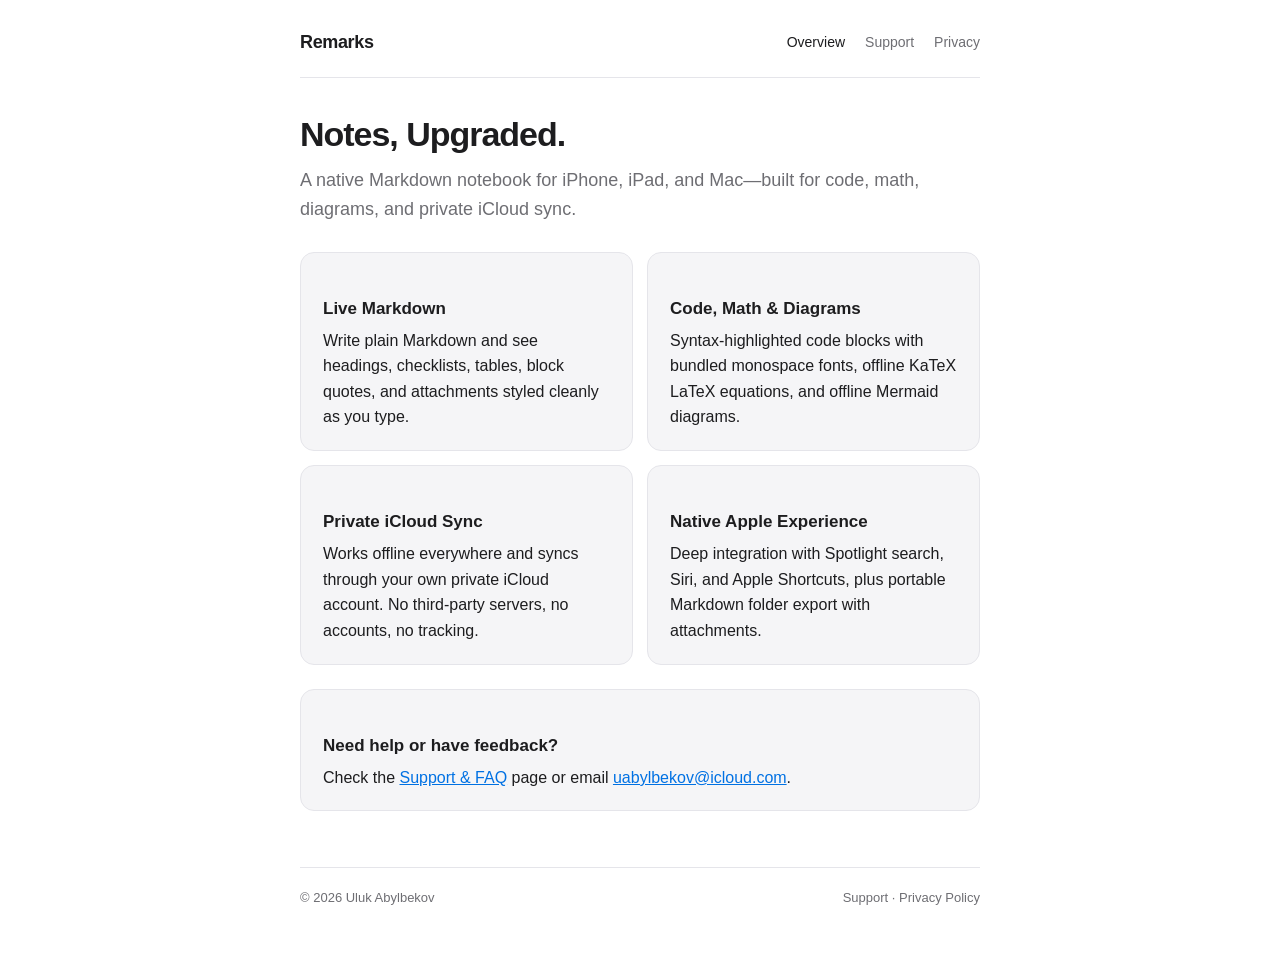
<file: docs/index.html>
<!DOCTYPE html>
<html lang="en">
<head>
  <meta charset="utf-8">
  <meta name="viewport" content="width=device-width, initial-scale=1">
  <title>Remarks — Notes, Upgraded</title>
  <meta name="description" content="Remarks is a fast, native Markdown notes app for iPhone, iPad, and Mac with syntax-highlighted code blocks, KaTeX math, Mermaid diagrams, and private iCloud sync.">
  <link rel="stylesheet" href="style.css">
</head>
<body>
  <div class="container">
    <header class="site-header">
      <a class="brand" href="index.html">Remarks</a>
      <nav>
        <a href="index.html" class="active">Overview</a>
        <a href="support.html">Support</a>
        <a href="privacy.html">Privacy</a>
      </nav>
    </header>

    <main>
      <h1>Notes, Upgraded.</h1>
      <p class="subtitle">A native Markdown notebook for iPhone, iPad, and Mac—built for code, math, diagrams, and private iCloud sync.</p>

      <div class="grid">
        <div class="card">
          <h3>Live Markdown</h3>
          <p>Write plain Markdown and see headings, checklists, tables, block quotes, and attachments styled cleanly as you type.</p>
        </div>
        <div class="card">
          <h3>Code, Math &amp; Diagrams</h3>
          <p>Syntax-highlighted code blocks with bundled monospace fonts, offline KaTeX LaTeX equations, and offline Mermaid diagrams.</p>
        </div>
        <div class="card">
          <h3>Private iCloud Sync</h3>
          <p>Works offline everywhere and syncs through your own private iCloud account. No third-party servers, no accounts, no tracking.</p>
        </div>
        <div class="card">
          <h3>Native Apple Experience</h3>
          <p>Deep integration with Spotlight search, Siri, and Apple Shortcuts, plus portable Markdown folder export with attachments.</p>
        </div>
      </div>

      <div class="card">
        <h3>Need help or have feedback?</h3>
        <p>Check the <a href="support.html">Support &amp; FAQ</a> page or email <a href="mailto:uabylbekov@icloud.com">uabylbekov@icloud.com</a>.</p>
      </div>
    </main>

    <footer>
      <span>&copy; 2026 Uluk Abylbekov</span>
      <div>
        <a href="support.html">Support</a> &middot; <a href="privacy.html">Privacy Policy</a>
      </div>
    </footer>
  </div>
</body>
</html>
</file>
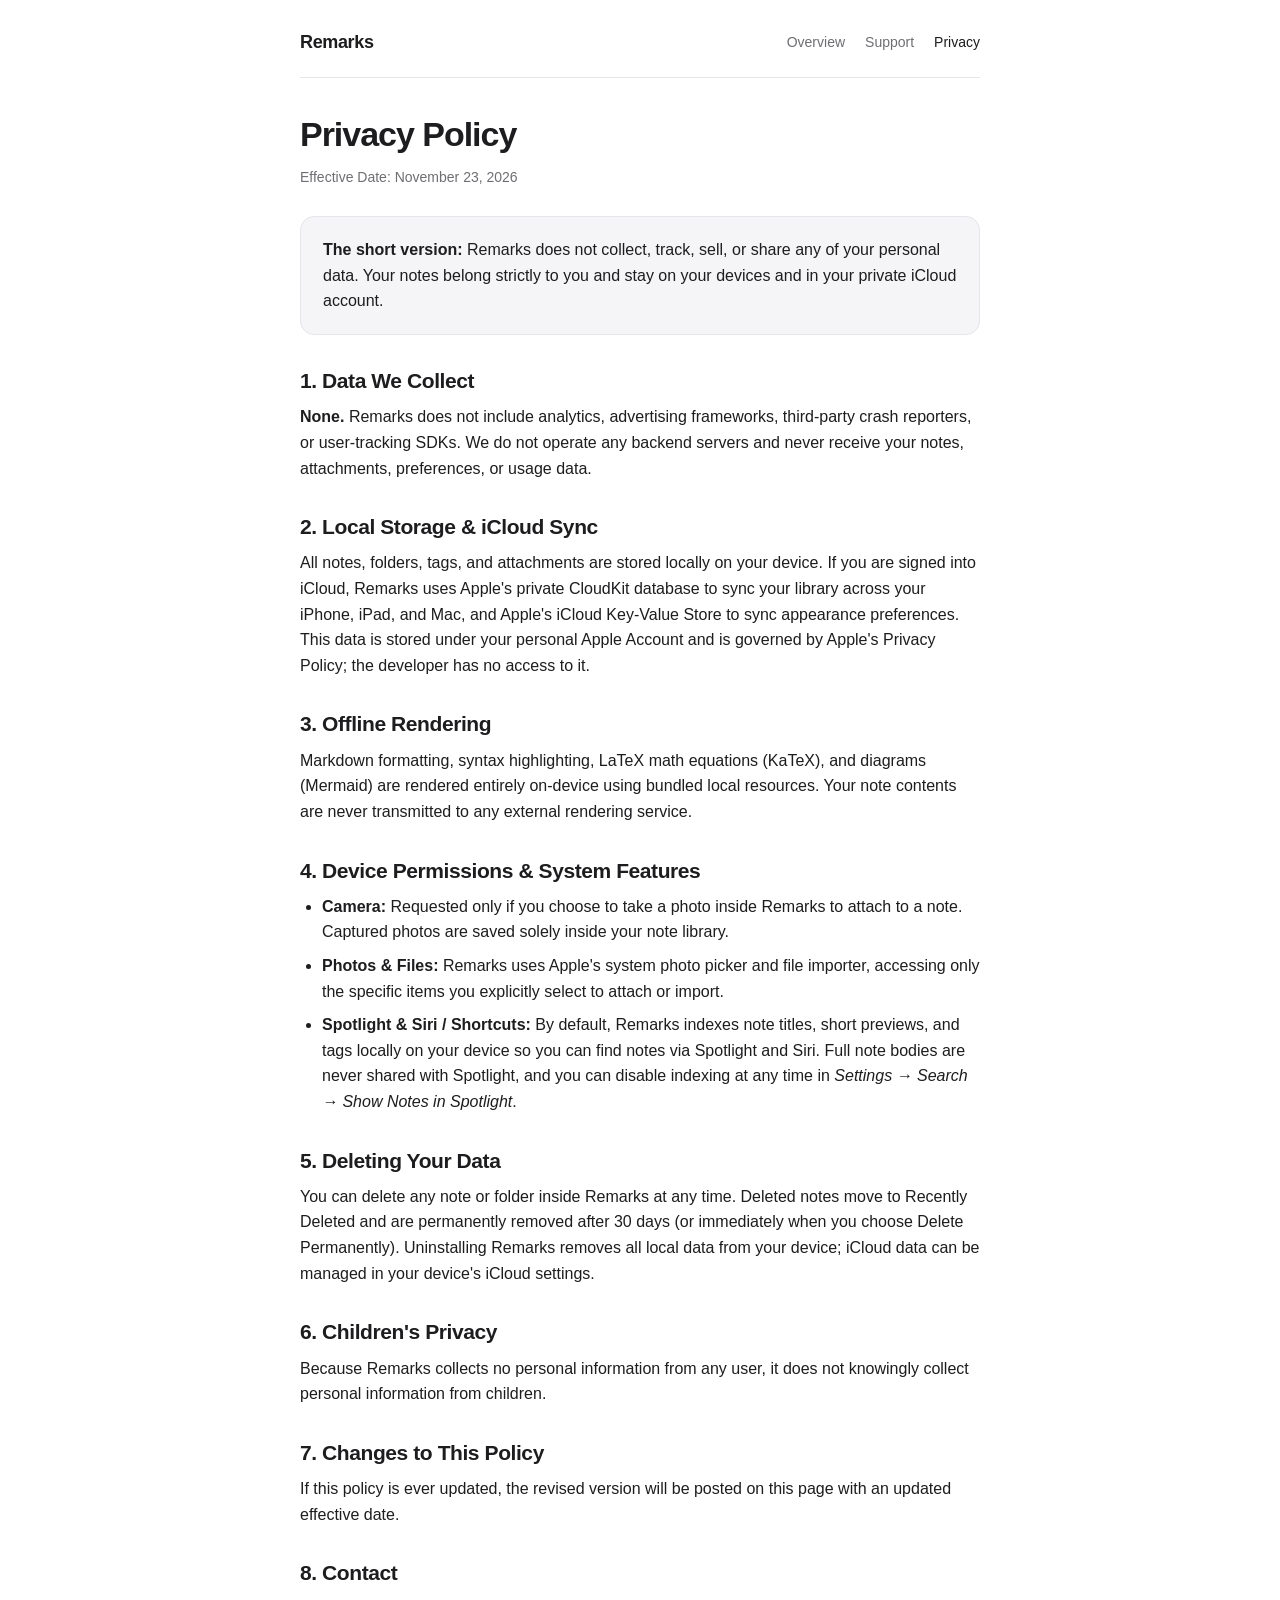
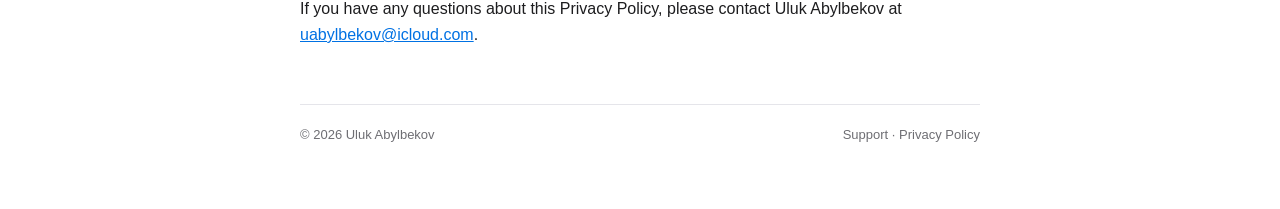
<file: docs/privacy.html>
<!DOCTYPE html>
<html lang="en">
<head>
  <meta charset="utf-8">
  <meta name="viewport" content="width=device-width, initial-scale=1">
  <title>Privacy Policy — Remarks</title>
  <meta name="description" content="Privacy Policy for Remarks for iPhone, iPad, and Mac.">
  <link rel="stylesheet" href="style.css">
</head>
<body>
  <div class="container">
    <header class="site-header">
      <a class="brand" href="index.html">Remarks</a>
      <nav>
        <a href="index.html">Overview</a>
        <a href="support.html">Support</a>
        <a href="privacy.html" class="active">Privacy</a>
      </nav>
    </header>

    <main>
      <h1>Privacy Policy</h1>
      <p class="meta">Effective Date: November 23, 2026</p>

      <div class="card">
        <p><strong>The short version:</strong> Remarks does not collect, track, sell, or share any of your personal data. Your notes belong strictly to you and stay on your devices and in your private iCloud account.</p>
      </div>

      <h2>1. Data We Collect</h2>
      <p><strong>None.</strong> Remarks does not include analytics, advertising frameworks, third-party crash reporters, or user-tracking SDKs. We do not operate any backend servers and never receive your notes, attachments, preferences, or usage data.</p>

      <h2>2. Local Storage &amp; iCloud Sync</h2>
      <p>All notes, folders, tags, and attachments are stored locally on your device. If you are signed into iCloud, Remarks uses Apple's private CloudKit database to sync your library across your iPhone, iPad, and Mac, and Apple's iCloud Key-Value Store to sync appearance preferences. This data is stored under your personal Apple Account and is governed by Apple's Privacy Policy; the developer has no access to it.</p>

      <h2>3. Offline Rendering</h2>
      <p>Markdown formatting, syntax highlighting, LaTeX math equations (KaTeX), and diagrams (Mermaid) are rendered entirely on-device using bundled local resources. Your note contents are never transmitted to any external rendering service.</p>

      <h2>4. Device Permissions &amp; System Features</h2>
      <ul>
        <li><strong>Camera:</strong> Requested only if you choose to take a photo inside Remarks to attach to a note. Captured photos are saved solely inside your note library.</li>
        <li><strong>Photos &amp; Files:</strong> Remarks uses Apple's system photo picker and file importer, accessing only the specific items you explicitly select to attach or import.</li>
        <li><strong>Spotlight &amp; Siri / Shortcuts:</strong> By default, Remarks indexes note titles, short previews, and tags locally on your device so you can find notes via Spotlight and Siri. Full note bodies are never shared with Spotlight, and you can disable indexing at any time in <em>Settings &rarr; Search &rarr; Show Notes in Spotlight</em>.</li>
      </ul>

      <h2>5. Deleting Your Data</h2>
      <p>You can delete any note or folder inside Remarks at any time. Deleted notes move to Recently Deleted and are permanently removed after 30 days (or immediately when you choose Delete Permanently). Uninstalling Remarks removes all local data from your device; iCloud data can be managed in your device's iCloud settings.</p>

      <h2>6. Children's Privacy</h2>
      <p>Because Remarks collects no personal information from any user, it does not knowingly collect personal information from children.</p>

      <h2>7. Changes to This Policy</h2>
      <p>If this policy is ever updated, the revised version will be posted on this page with an updated effective date.</p>

      <h2>8. Contact</h2>
      <p>If you have any questions about this Privacy Policy, please contact Uluk Abylbekov at <a href="mailto:uabylbekov@icloud.com">uabylbekov@icloud.com</a>.</p>
    </main>

    <footer>
      <span>&copy; 2026 Uluk Abylbekov</span>
      <div>
        <a href="support.html">Support</a> &middot; <a href="privacy.html">Privacy Policy</a>
      </div>
    </footer>
  </div>
</body>
</html>
</file>
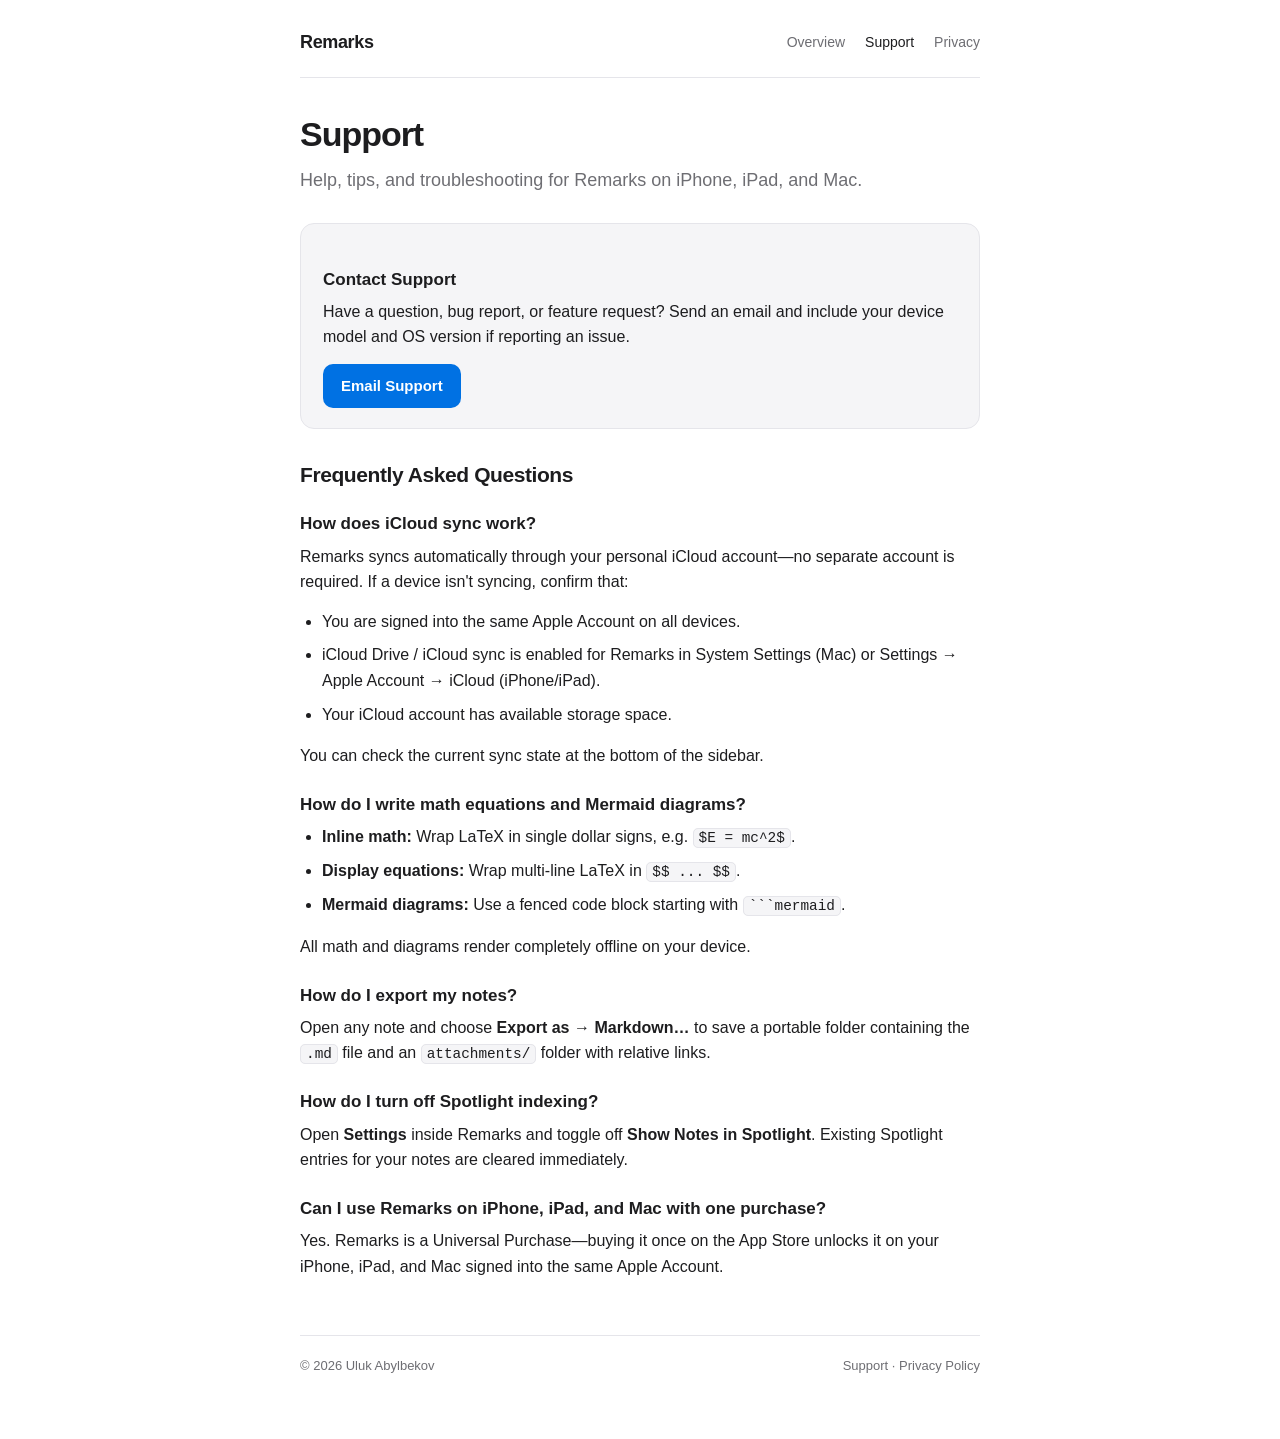
<file: docs/support.html>
<!DOCTYPE html>
<html lang="en">
<head>
  <meta charset="utf-8">
  <meta name="viewport" content="width=device-width, initial-scale=1">
  <title>Support — Remarks</title>
  <meta name="description" content="Support and frequently asked questions for Remarks for iPhone, iPad, and Mac.">
  <link rel="stylesheet" href="style.css">
</head>
<body>
  <div class="container">
    <header class="site-header">
      <a class="brand" href="index.html">Remarks</a>
      <nav>
        <a href="index.html">Overview</a>
        <a href="support.html" class="active">Support</a>
        <a href="privacy.html">Privacy</a>
      </nav>
    </header>

    <main>
      <h1>Support</h1>
      <p class="subtitle">Help, tips, and troubleshooting for Remarks on iPhone, iPad, and Mac.</p>

      <div class="card">
        <h3>Contact Support</h3>
        <p>Have a question, bug report, or feature request? Send an email and include your device model and OS version if reporting an issue.</p>
        <p><a class="button" href="mailto:uabylbekov@icloud.com?subject=Remarks%20Support">Email Support</a></p>
      </div>

      <h2>Frequently Asked Questions</h2>

      <h3>How does iCloud sync work?</h3>
      <p>Remarks syncs automatically through your personal iCloud account—no separate account is required. If a device isn't syncing, confirm that:</p>
      <ul>
        <li>You are signed into the same Apple Account on all devices.</li>
        <li>iCloud Drive / iCloud sync is enabled for Remarks in System Settings (Mac) or Settings &rarr; Apple Account &rarr; iCloud (iPhone/iPad).</li>
        <li>Your iCloud account has available storage space.</li>
      </ul>
      <p>You can check the current sync state at the bottom of the sidebar.</p>

      <h3>How do I write math equations and Mermaid diagrams?</h3>
      <ul>
        <li><strong>Inline math:</strong> Wrap LaTeX in single dollar signs, e.g. <code>$E = mc^2$</code>.</li>
        <li><strong>Display equations:</strong> Wrap multi-line LaTeX in <code>$$ ... $$</code>.</li>
        <li><strong>Mermaid diagrams:</strong> Use a fenced code block starting with <code>```mermaid</code>.</li>
      </ul>
      <p>All math and diagrams render completely offline on your device.</p>

      <h3>How do I export my notes?</h3>
      <p>Open any note and choose <strong>Export as &rarr; Markdown&hellip;</strong> to save a portable folder containing the <code>.md</code> file and an <code>attachments/</code> folder with relative links.</p>

      <h3>How do I turn off Spotlight indexing?</h3>
      <p>Open <strong>Settings</strong> inside Remarks and toggle off <strong>Show Notes in Spotlight</strong>. Existing Spotlight entries for your notes are cleared immediately.</p>

      <h3>Can I use Remarks on iPhone, iPad, and Mac with one purchase?</h3>
      <p>Yes. Remarks is a Universal Purchase—buying it once on the App Store unlocks it on your iPhone, iPad, and Mac signed into the same Apple Account.</p>
    </main>

    <footer>
      <span>&copy; 2026 Uluk Abylbekov</span>
      <div>
        <a href="support.html">Support</a> &middot; <a href="privacy.html">Privacy Policy</a>
      </div>
    </footer>
  </div>
</body>
</html>
</file>
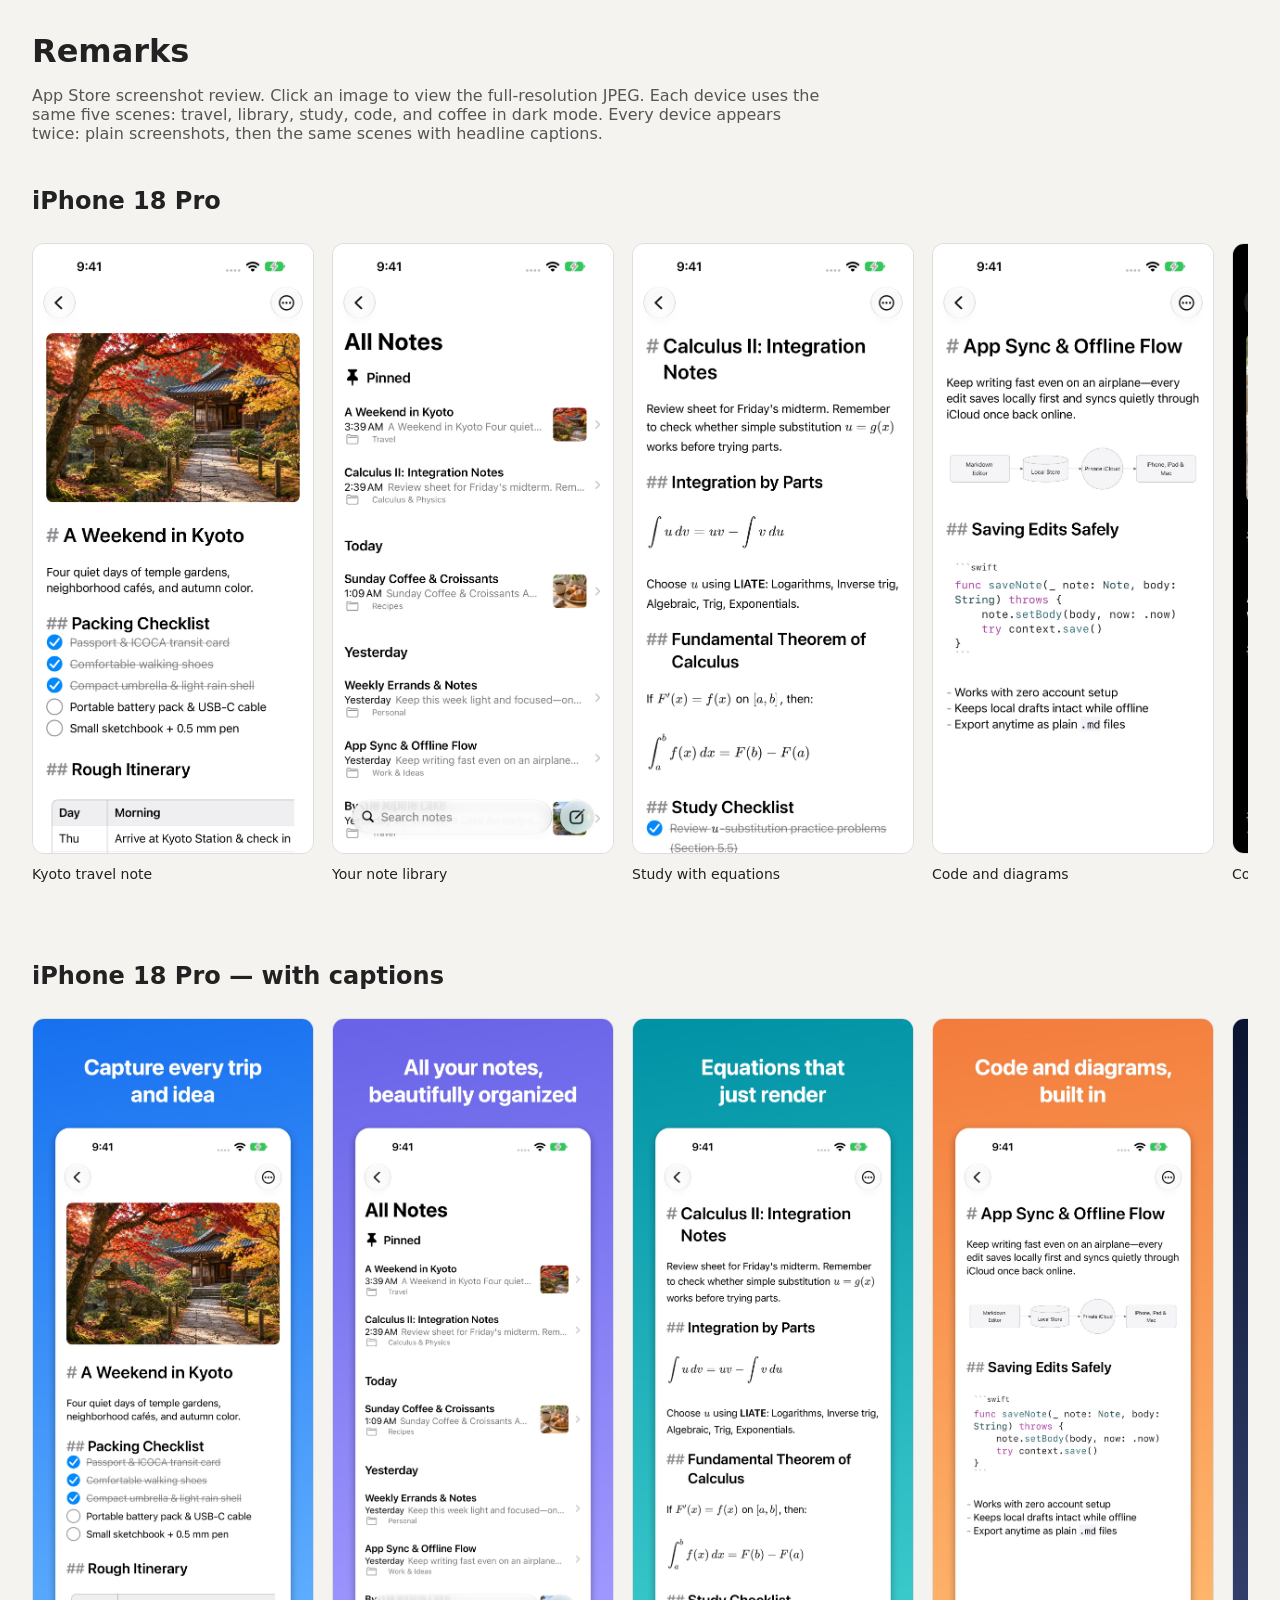
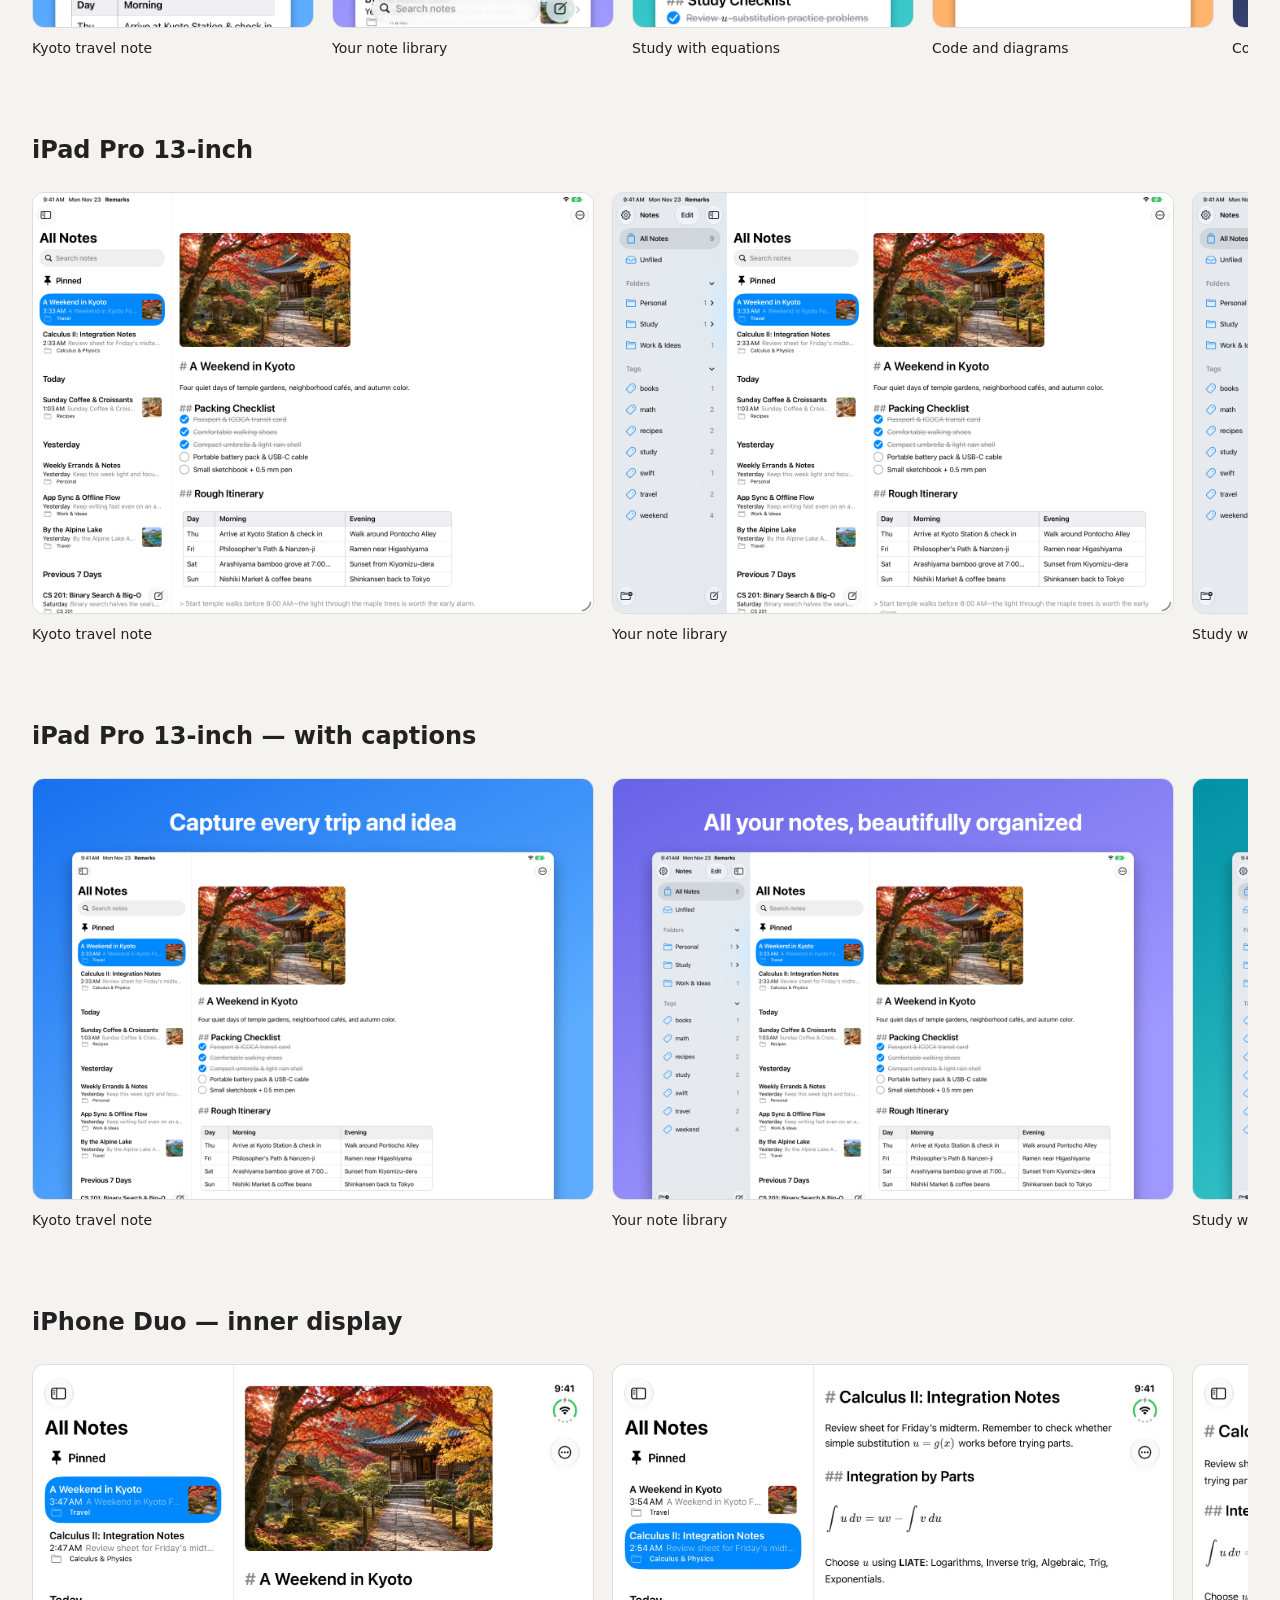
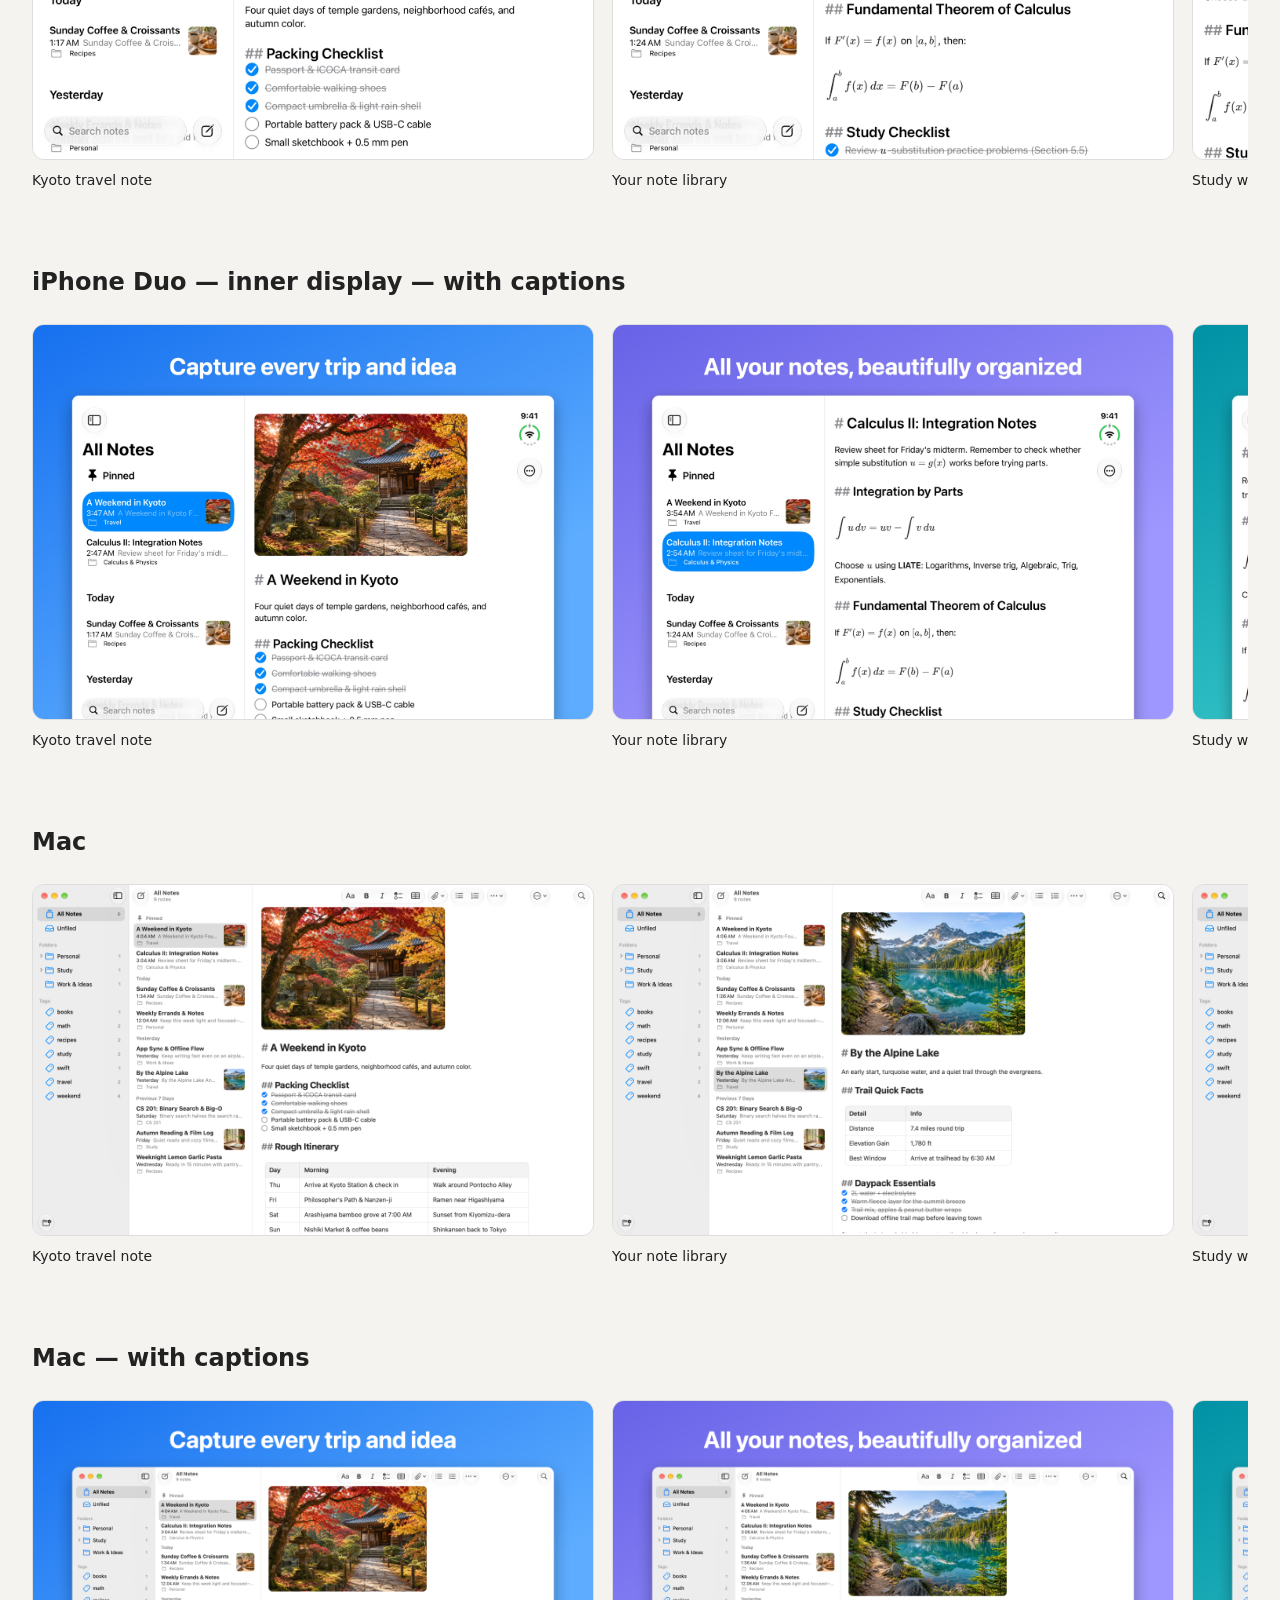
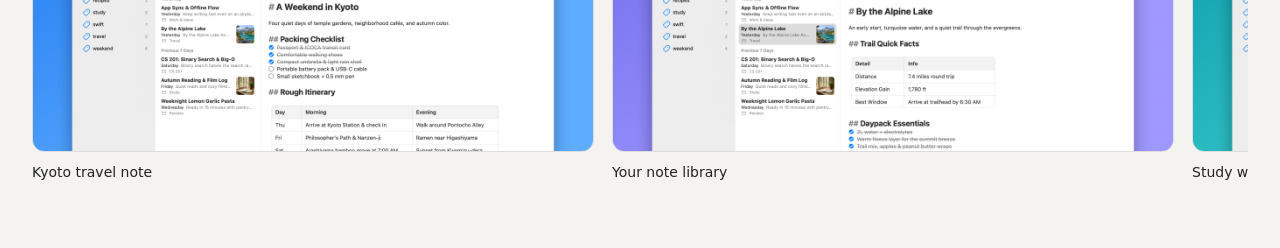
<file: Marketing/Screenshots/review.html>
<!doctype html><html lang="en"><meta charset="utf-8"><meta name="viewport" content="width=device-width,initial-scale=1"><title>Remarks — App Store screenshots</title><style>body{font-family:system-ui,sans-serif;background:#f4f3f0;color:#222;margin:32px}h1{font-size:32px;margin-bottom:8px}p{color:#555;max-width:800px}section{margin-top:44px}.grid{display:flex;gap:20px;overflow:auto;padding:8px 0 24px}figure{margin:0;flex:0 0 280px}figure.wide{flex-basis:560px}img{display:block;width:100%;border:1px solid #ddd;border-radius:12px}figcaption{padding:12px 0;font-size:14px}a{color:inherit}.pending{background:#fff2d9;padding:16px;border-radius:12px}</style><h1>Remarks</h1><p>App Store screenshot review. Click an image to view the full-resolution JPEG. Each device uses the same five scenes: travel, library, study, code, and coffee in dark mode. Every device appears twice: plain screenshots, then the same scenes with headline captions.</p><section><h2>iPhone 18 Pro</h2><div class="grid"><figure class=""><a href="upload-ready/iphone/01-kyoto.jpg"><img loading="lazy" src="upload-ready/iphone/01-kyoto.jpg" alt="Kyoto travel note"></a><figcaption>Kyoto travel note</figcaption></figure><figure class=""><a href="upload-ready/iphone/02-library.jpg"><img loading="lazy" src="upload-ready/iphone/02-library.jpg" alt="Your note library"></a><figcaption>Your note library</figcaption></figure><figure class=""><a href="upload-ready/iphone/03-calculus.jpg"><img loading="lazy" src="upload-ready/iphone/03-calculus.jpg" alt="Study with equations"></a><figcaption>Study with equations</figcaption></figure><figure class=""><a href="upload-ready/iphone/04-code-diagram.jpg"><img loading="lazy" src="upload-ready/iphone/04-code-diagram.jpg" alt="Code and diagrams"></a><figcaption>Code and diagrams</figcaption></figure><figure class=""><a href="upload-ready/iphone/05-coffee-dark.jpg"><img loading="lazy" src="upload-ready/iphone/05-coffee-dark.jpg" alt="Coffee in dark mode"></a><figcaption>Coffee in dark mode</figcaption></figure></div></section><section><h2>iPhone 18 Pro — with captions</h2><div class="grid"><figure class=""><a href="captioned/upload-ready/iphone/01-kyoto.jpg"><img loading="lazy" src="captioned/upload-ready/iphone/01-kyoto.jpg" alt="Kyoto travel note"></a><figcaption>Kyoto travel note</figcaption></figure><figure class=""><a href="captioned/upload-ready/iphone/02-library.jpg"><img loading="lazy" src="captioned/upload-ready/iphone/02-library.jpg" alt="Your note library"></a><figcaption>Your note library</figcaption></figure><figure class=""><a href="captioned/upload-ready/iphone/03-calculus.jpg"><img loading="lazy" src="captioned/upload-ready/iphone/03-calculus.jpg" alt="Study with equations"></a><figcaption>Study with equations</figcaption></figure><figure class=""><a href="captioned/upload-ready/iphone/04-code-diagram.jpg"><img loading="lazy" src="captioned/upload-ready/iphone/04-code-diagram.jpg" alt="Code and diagrams"></a><figcaption>Code and diagrams</figcaption></figure><figure class=""><a href="captioned/upload-ready/iphone/05-coffee-dark.jpg"><img loading="lazy" src="captioned/upload-ready/iphone/05-coffee-dark.jpg" alt="Coffee in dark mode"></a><figcaption>Coffee in dark mode</figcaption></figure></div></section><section><h2>iPad Pro 13-inch</h2><div class="grid"><figure class="wide"><a href="upload-ready/ipad/01-kyoto.jpg"><img loading="lazy" src="upload-ready/ipad/01-kyoto.jpg" alt="Kyoto travel note"></a><figcaption>Kyoto travel note</figcaption></figure><figure class="wide"><a href="upload-ready/ipad/02-library.jpg"><img loading="lazy" src="upload-ready/ipad/02-library.jpg" alt="Your note library"></a><figcaption>Your note library</figcaption></figure><figure class="wide"><a href="upload-ready/ipad/03-calculus.jpg"><img loading="lazy" src="upload-ready/ipad/03-calculus.jpg" alt="Study with equations"></a><figcaption>Study with equations</figcaption></figure><figure class="wide"><a href="upload-ready/ipad/04-code-diagram.jpg"><img loading="lazy" src="upload-ready/ipad/04-code-diagram.jpg" alt="Code and diagrams"></a><figcaption>Code and diagrams</figcaption></figure><figure class="wide"><a href="upload-ready/ipad/05-coffee-dark.jpg"><img loading="lazy" src="upload-ready/ipad/05-coffee-dark.jpg" alt="Coffee in dark mode"></a><figcaption>Coffee in dark mode</figcaption></figure></div></section><section><h2>iPad Pro 13-inch — with captions</h2><div class="grid"><figure class="wide"><a href="captioned/upload-ready/ipad/01-kyoto.jpg"><img loading="lazy" src="captioned/upload-ready/ipad/01-kyoto.jpg" alt="Kyoto travel note"></a><figcaption>Kyoto travel note</figcaption></figure><figure class="wide"><a href="captioned/upload-ready/ipad/02-library.jpg"><img loading="lazy" src="captioned/upload-ready/ipad/02-library.jpg" alt="Your note library"></a><figcaption>Your note library</figcaption></figure><figure class="wide"><a href="captioned/upload-ready/ipad/03-calculus.jpg"><img loading="lazy" src="captioned/upload-ready/ipad/03-calculus.jpg" alt="Study with equations"></a><figcaption>Study with equations</figcaption></figure><figure class="wide"><a href="captioned/upload-ready/ipad/04-code-diagram.jpg"><img loading="lazy" src="captioned/upload-ready/ipad/04-code-diagram.jpg" alt="Code and diagrams"></a><figcaption>Code and diagrams</figcaption></figure><figure class="wide"><a href="captioned/upload-ready/ipad/05-coffee-dark.jpg"><img loading="lazy" src="captioned/upload-ready/ipad/05-coffee-dark.jpg" alt="Coffee in dark mode"></a><figcaption>Coffee in dark mode</figcaption></figure></div></section><section><h2>iPhone Duo — inner display</h2><div class="grid"><figure class="wide"><a href="upload-ready/iphone-duo/01-kyoto.jpg"><img loading="lazy" src="upload-ready/iphone-duo/01-kyoto.jpg" alt="Kyoto travel note"></a><figcaption>Kyoto travel note</figcaption></figure><figure class="wide"><a href="upload-ready/iphone-duo/02-library.jpg"><img loading="lazy" src="upload-ready/iphone-duo/02-library.jpg" alt="Your note library"></a><figcaption>Your note library</figcaption></figure><figure class="wide"><a href="upload-ready/iphone-duo/03-calculus.jpg"><img loading="lazy" src="upload-ready/iphone-duo/03-calculus.jpg" alt="Study with equations"></a><figcaption>Study with equations</figcaption></figure><figure class="wide"><a href="upload-ready/iphone-duo/04-code-diagram.jpg"><img loading="lazy" src="upload-ready/iphone-duo/04-code-diagram.jpg" alt="Code and diagrams"></a><figcaption>Code and diagrams</figcaption></figure><figure class="wide"><a href="upload-ready/iphone-duo/05-coffee-dark.jpg"><img loading="lazy" src="upload-ready/iphone-duo/05-coffee-dark.jpg" alt="Coffee in dark mode"></a><figcaption>Coffee in dark mode</figcaption></figure></div></section><section><h2>iPhone Duo — inner display — with captions</h2><div class="grid"><figure class="wide"><a href="captioned/upload-ready/iphone-duo/01-kyoto.jpg"><img loading="lazy" src="captioned/upload-ready/iphone-duo/01-kyoto.jpg" alt="Kyoto travel note"></a><figcaption>Kyoto travel note</figcaption></figure><figure class="wide"><a href="captioned/upload-ready/iphone-duo/02-library.jpg"><img loading="lazy" src="captioned/upload-ready/iphone-duo/02-library.jpg" alt="Your note library"></a><figcaption>Your note library</figcaption></figure><figure class="wide"><a href="captioned/upload-ready/iphone-duo/03-calculus.jpg"><img loading="lazy" src="captioned/upload-ready/iphone-duo/03-calculus.jpg" alt="Study with equations"></a><figcaption>Study with equations</figcaption></figure><figure class="wide"><a href="captioned/upload-ready/iphone-duo/04-code-diagram.jpg"><img loading="lazy" src="captioned/upload-ready/iphone-duo/04-code-diagram.jpg" alt="Code and diagrams"></a><figcaption>Code and diagrams</figcaption></figure><figure class="wide"><a href="captioned/upload-ready/iphone-duo/05-coffee-dark.jpg"><img loading="lazy" src="captioned/upload-ready/iphone-duo/05-coffee-dark.jpg" alt="Coffee in dark mode"></a><figcaption>Coffee in dark mode</figcaption></figure></div></section><section><h2>Mac</h2><div class="grid"><figure class="wide"><a href="upload-ready/mac/01-kyoto.jpg"><img loading="lazy" src="upload-ready/mac/01-kyoto.jpg" alt="Kyoto travel note"></a><figcaption>Kyoto travel note</figcaption></figure><figure class="wide"><a href="upload-ready/mac/02-library.jpg"><img loading="lazy" src="upload-ready/mac/02-library.jpg" alt="Your note library"></a><figcaption>Your note library</figcaption></figure><figure class="wide"><a href="upload-ready/mac/03-calculus.jpg"><img loading="lazy" src="upload-ready/mac/03-calculus.jpg" alt="Study with equations"></a><figcaption>Study with equations</figcaption></figure><figure class="wide"><a href="upload-ready/mac/04-code-diagram.jpg"><img loading="lazy" src="upload-ready/mac/04-code-diagram.jpg" alt="Code and diagrams"></a><figcaption>Code and diagrams</figcaption></figure><figure class="wide"><a href="upload-ready/mac/05-coffee-dark.jpg"><img loading="lazy" src="upload-ready/mac/05-coffee-dark.jpg" alt="Coffee in dark mode"></a><figcaption>Coffee in dark mode</figcaption></figure></div></section><section><h2>Mac — with captions</h2><div class="grid"><figure class="wide"><a href="captioned/upload-ready/mac/01-kyoto.jpg"><img loading="lazy" src="captioned/upload-ready/mac/01-kyoto.jpg" alt="Kyoto travel note"></a><figcaption>Kyoto travel note</figcaption></figure><figure class="wide"><a href="captioned/upload-ready/mac/02-library.jpg"><img loading="lazy" src="captioned/upload-ready/mac/02-library.jpg" alt="Your note library"></a><figcaption>Your note library</figcaption></figure><figure class="wide"><a href="captioned/upload-ready/mac/03-calculus.jpg"><img loading="lazy" src="captioned/upload-ready/mac/03-calculus.jpg" alt="Study with equations"></a><figcaption>Study with equations</figcaption></figure><figure class="wide"><a href="captioned/upload-ready/mac/04-code-diagram.jpg"><img loading="lazy" src="captioned/upload-ready/mac/04-code-diagram.jpg" alt="Code and diagrams"></a><figcaption>Code and diagrams</figcaption></figure><figure class="wide"><a href="captioned/upload-ready/mac/05-coffee-dark.jpg"><img loading="lazy" src="captioned/upload-ready/mac/05-coffee-dark.jpg" alt="Coffee in dark mode"></a><figcaption>Coffee in dark mode</figcaption></figure></div></section></html>
</file>
<file: docs/style.css>
:root {
  --bg: #ffffff;
  --surface: #f5f5f7;
  --text: #1d1d1f;
  --muted: #6e6e73;
  --border: #e5e5ea;
  --accent: #0071e3;
  --accent-hover: #0077ed;
}

@media (prefers-color-scheme: dark) {
  :root {
    --bg: #0f0f10;
    --surface: #1c1c1e;
    --text: #f5f5f7;
    --muted: #98989d;
    --border: #2c2c2e;
    --accent: #2997ff;
    --accent-hover: #47a6ff;
  }
}

* {
  box-sizing: border-box;
}

html {
  -webkit-text-size-adjust: 100%;
}

body {
  margin: 0;
  font-family: -apple-system, BlinkMacSystemFont, "SF Pro Text", "SF Pro Display", "Segoe UI", Roboto, Helvetica, Arial, sans-serif;
  background: var(--bg);
  color: var(--text);
  line-height: 1.6;
  font-size: 16px;
}

.container {
  max-width: 720px;
  margin: 0 auto;
  padding: 28px 20px 64px;
}

header.site-header {
  display: flex;
  align-items: center;
  justify-content: space-between;
  gap: 16px;
  padding-bottom: 20px;
  margin-bottom: 36px;
  border-bottom: 1px solid var(--border);
}

.brand {
  font-weight: 700;
  font-size: 18px;
  letter-spacing: -0.02em;
  color: var(--text);
  text-decoration: none;
}

nav {
  display: flex;
  gap: 20px;
  font-size: 14px;
}

nav a {
  color: var(--muted);
  text-decoration: none;
}

nav a:hover,
nav a.active {
  color: var(--text);
}

h1 {
  font-size: 34px;
  line-height: 1.18;
  letter-spacing: -0.03em;
  margin: 0 0 12px;
}

h2 {
  font-size: 21px;
  line-height: 1.3;
  letter-spacing: -0.02em;
  margin: 32px 0 10px;
}

h3 {
  font-size: 17px;
  margin: 22px 0 6px;
}

p {
  margin: 0 0 14px;
}

ul {
  margin: 0 0 16px;
  padding-left: 22px;
}

li {
  margin-bottom: 8px;
}

a {
  color: var(--accent);
}

a:hover {
  color: var(--accent-hover);
}

.subtitle {
  font-size: 18px;
  color: var(--muted);
  margin-bottom: 28px;
}

.meta {
  font-size: 14px;
  color: var(--muted);
  margin-bottom: 28px;
}

.card {
  background: var(--surface);
  border: 1px solid var(--border);
  border-radius: 14px;
  padding: 20px 22px;
  margin: 20px 0;
}

.card > :last-child {
  margin-bottom: 0;
}

.grid {
  display: grid;
  grid-template-columns: repeat(auto-fit, minmax(220px, 1fr));
  gap: 14px;
  margin: 24px 0;
}

.grid .card {
  margin: 0;
}

.button {
  display: inline-block;
  background: var(--accent);
  color: #ffffff;
  text-decoration: none;
  font-weight: 600;
  font-size: 15px;
  padding: 10px 18px;
  border-radius: 10px;
}

.button:hover {
  background: var(--accent-hover);
  color: #ffffff;
}

code {
  font-family: ui-monospace, SFMono-Regular, Menlo, Monaco, Consolas, monospace;
  font-size: 0.9em;
  background: var(--surface);
  border: 1px solid var(--border);
  padding: 1px 5px;
  border-radius: 5px;
}

footer {
  margin-top: 56px;
  padding-top: 20px;
  border-top: 1px solid var(--border);
  font-size: 13px;
  color: var(--muted);
  display: flex;
  flex-wrap: wrap;
  justify-content: space-between;
  gap: 12px;
}

footer a {
  color: var(--muted);
  text-decoration: none;
}

footer a:hover {
  color: var(--text);
}
</file>
